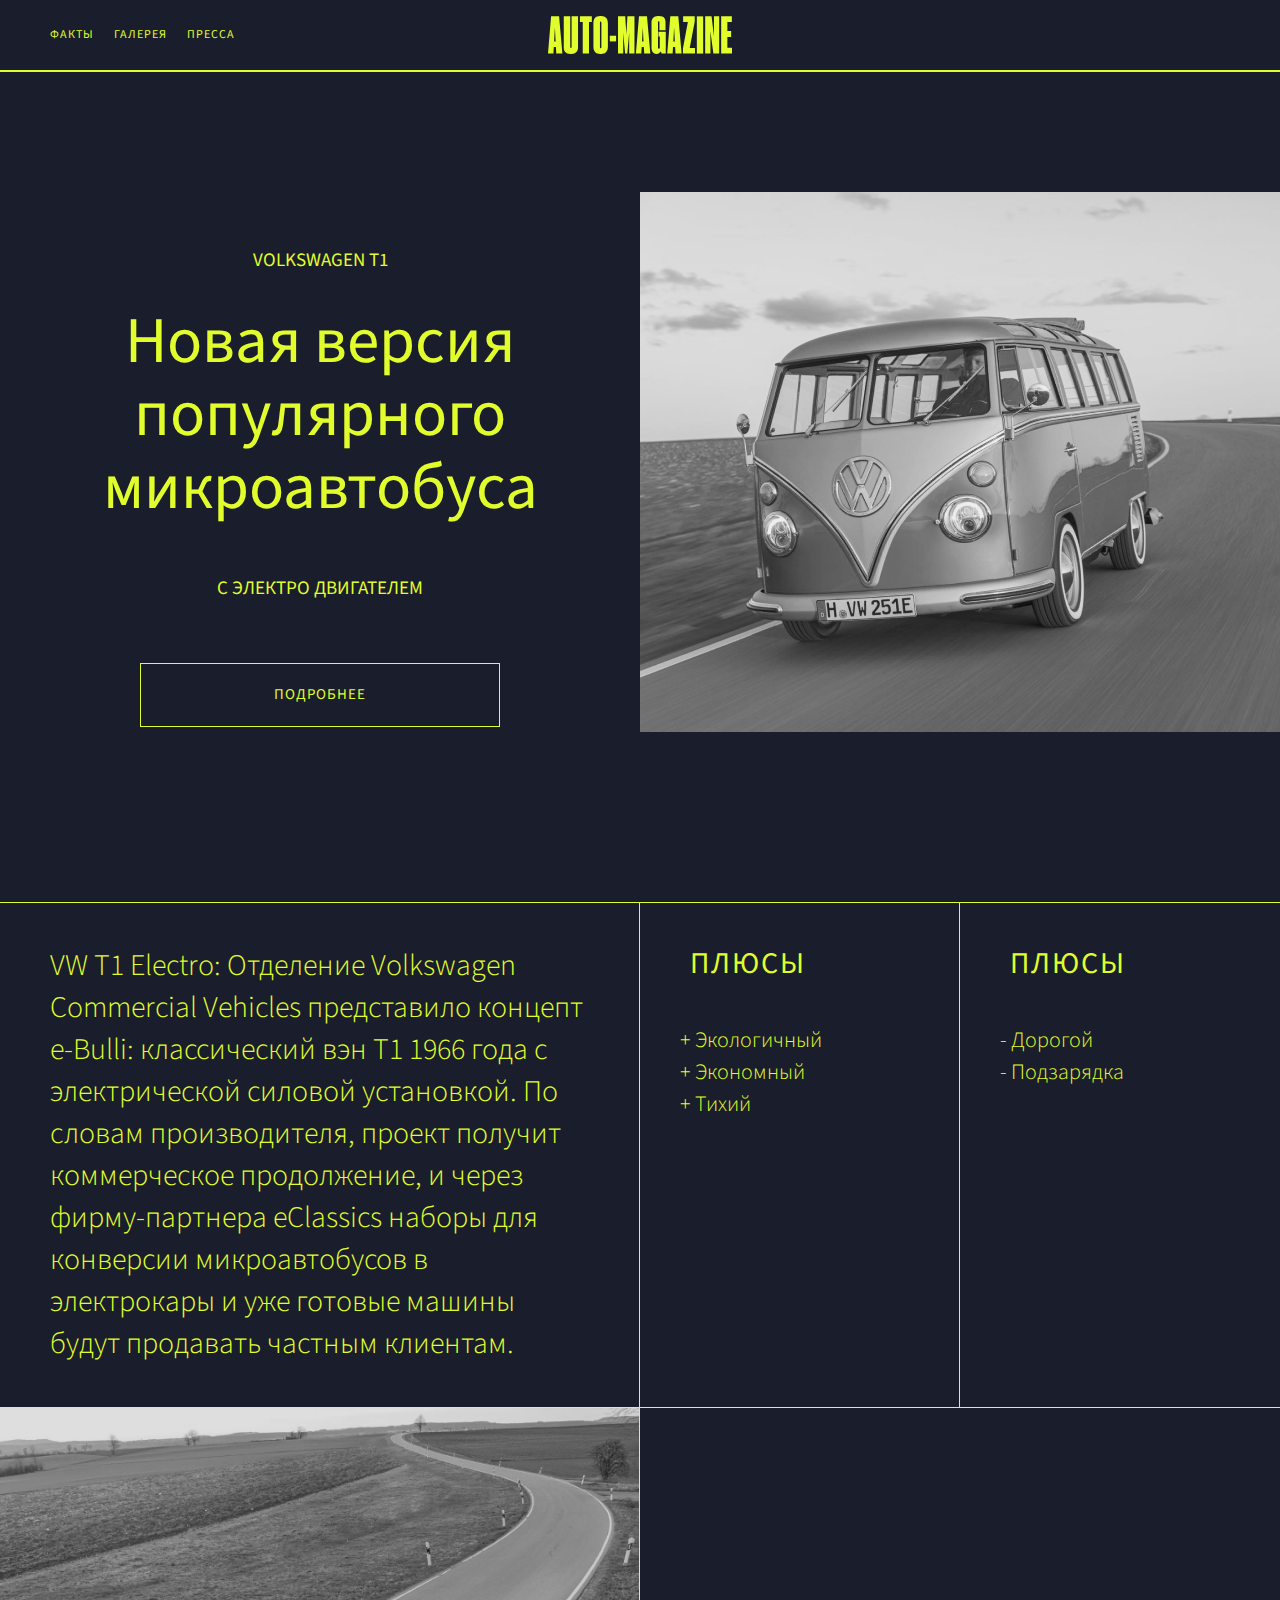
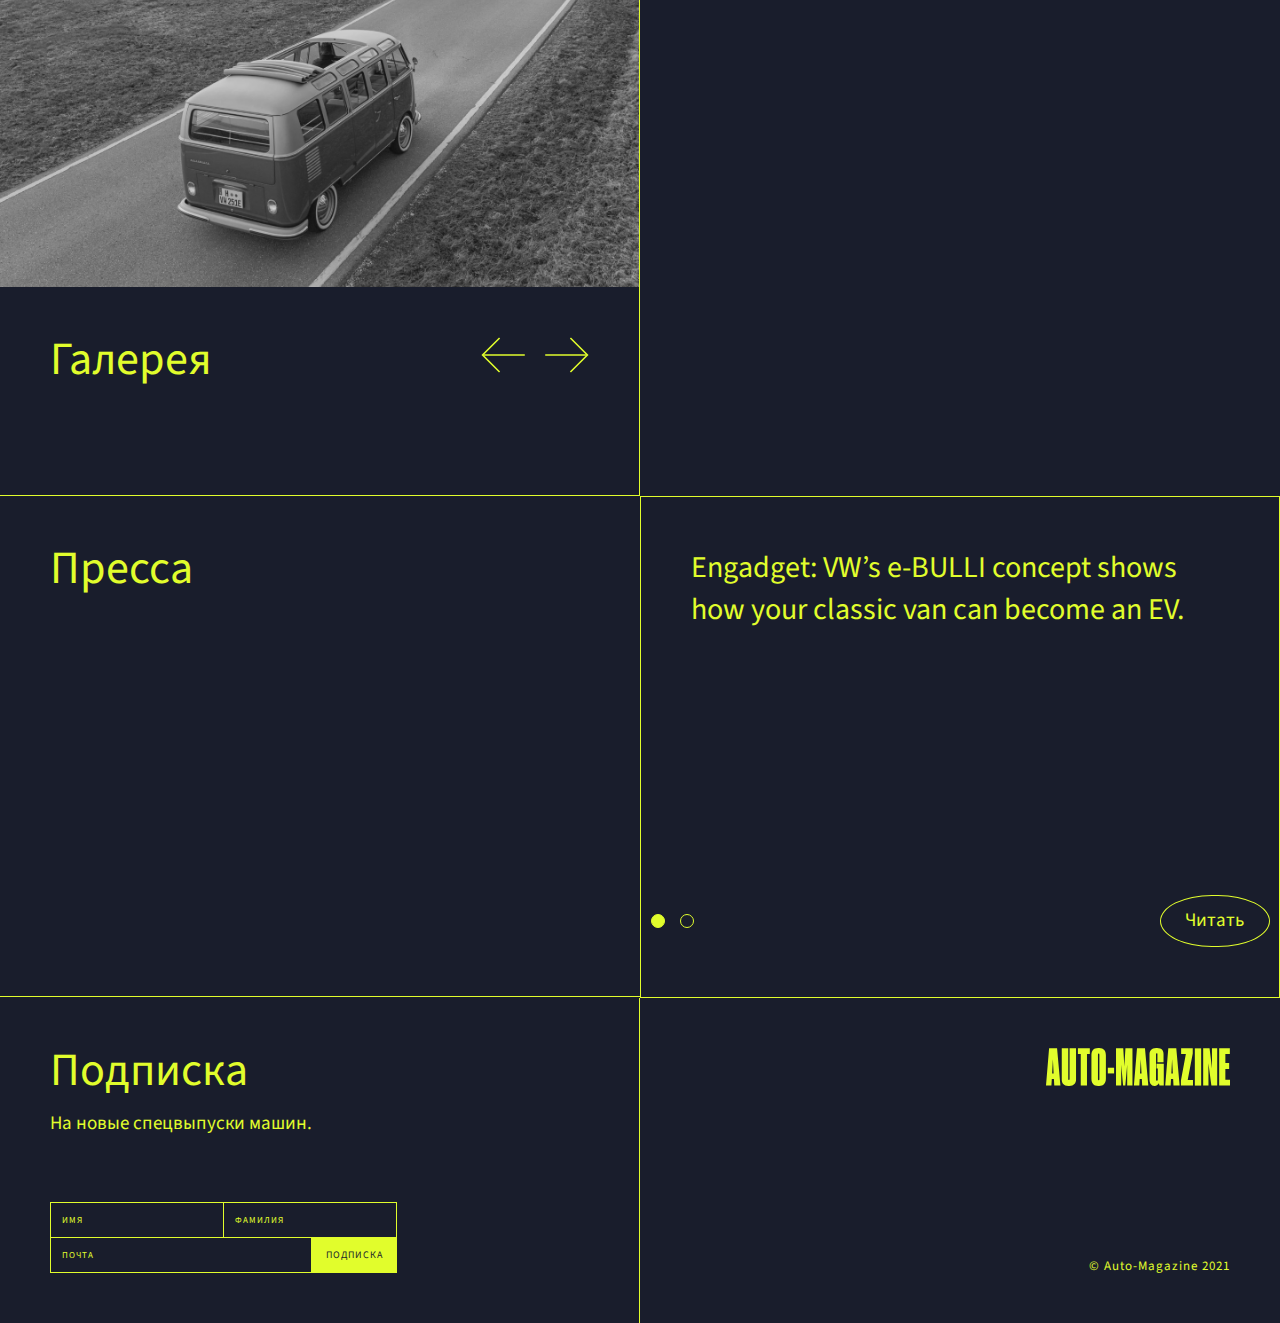
<file: Desktop/autoMagazine/index.html>
<!DOCTYPE html>
<html lang="ru">
<head>
  <meta charset="UTF-8">
  <meta http-equiv="X-UA-Compatible" content="IE=edge">
  <meta name="viewport" content="width=device-width, initial-scale=1.0">
  <link href="https://fonts.googleapis.com/css2?family=Source+Sans+Pro:wght@300;400&display=swap" rel="stylesheet">
  <link rel="stylesheet" href="./style/style.css">
  <title>autoStore</title>
</head>
<body>
  <div class="page">
    <header class="header">
      <nav class="header__links">
        <a href="#" class="header__link">Факты</a>
        <a href="#" class="header__link">ГАЛЕРЕЯ</a>
        <a href="#" class="header__link">ПРЕССА</a>
      </nav>
      <img src="./images/logo/logo.svg" alt="логотип" class="header__logo">
      <button type="button" class="header__brg-menu"></button>
    </header>

    <main class="main">
      <section class="intro">
        <div class="intro__block-text">
          <p class="intro__upper-title">volkswagen T1</p>
          <h1 class="intro__title">Новая версия популярного микроавтобуса</h1>
          <p class="intro__paragraph">С ЭЛЕКТРО ДВИГАТЕЛЕМ</p>
          <button type="button" class="intro__button">Подробнее</button>
        </div>
        <div class="intro__background"></div>
      </section>

      <section class="main-text">
        <div class="main-text__paragraph-block">
          <p class="main-text__paragraph">VW T1 Electro: Отделение Volkswagen Commercial Vehicles представило концепт e-Bulli: классический вэн T1 1966 года 
            с электрической силовой установкой. 
            По словам производителя, проект получит коммерческое продолжение, и через фирму-партнера eClassics наборы для конверсии микроавтобусов в электрокары 
            и уже готовые машины будут продавать частным клиентам.</p>
        </div>
        <div class="main-text__pluses-block">
          <h2 class="main-text__title">ПЛЮСЫ</h2>
          <ul>
            <li class="main-text__plus">+ Экологичный</li>
            <li class="main-text__plus">+ Экономный</li>
            <li class="main-text__plus">+ Тихий</li>
          </ul>
        </div>
        <div class="main-text__minuses-block">
          <h2 class="main-text__title">ПЛЮСЫ</h2>
          <ul>
            <li class="main-text__minuse">- Дорогой</li>
            <li class="main-text__minuse">- Подзарядка</li>
          </ul>
        </div>
      </section>

      <section class="content">
        <div class="content__gallery">
          <div class="content__gallery-container">
            <div class="content__gallery-line">
              <img src="./images/carRacing.png" alt="" class="content__gallery-image">
              <img src="./images/intoTheCar.png" alt="" class="content__gallery-image">
              <img src="./images/FrontIntroTheCar.png" alt="" class="content__gallery-image">
            </div>
          </div>
          <div class="content__gallery-block">
            <h3 class="content__gallery-title">Галерея</h3>
            <div class="content__galley-container">
              <button class="content__gallery-button content__gallery-button_back"><img src="./images/logo/arrow.svg" alt="стрелка назад"></button>
              <button class="content__gallery-button content__gallery-button_forward"><img src="./images/logo/arrowForward.svg" alt="стреклка вперед"></button>
            </div>
          </div>
        </div>

        <div class="content__nothing"></div>

        <div class="content__media">
          <h3 class="content__media-title">Пресса</h3>
        </div>

        <div class="content__read">
          <div class="content__read-text">
            <div class="content__read-line">
                <p class="content__read-paragraph">Engadget: VW’s e-BULLI concept shows how your classic van can become an EV.</p> 
                <p class="content__read-paragraph content__read-paragraph_disabled">Drive.ru: Вэн Volkswagen e-Bulli скрестил классику с современной техникой.</p>
            </div>
          </div>
          <div class="content__read-bottom">
            <div class="content__read-dots">
              <div class="content__read-dot content__read-dot_active"></div>
              <div class="content__read-dot"></div>
            </div>
            <button class="content__read-button">Читать</button>
          </div>
        </div>
      </section>
    </main>

    <footer class="footer">
      <div class="footer__subscribe">
        <h2 class="footer__title">Подписка</h2>
        <p class="footer__text">На новые спецвыпуски машин.</p>
        <div class="footer__button-block">
          <div class="footer__block-upper">
            <input type="text" class="footer__name" value="Имя">
            <input type="text" class="footer__surname" value="Фамилия">
          </div>
          <div class="footer__bottom-block">
            <input type="mail" class="footer__mail" value="Почта">
            <button class="footer__button">Подписка</button>
          </div>
        </div>
      </div>
      <div class="footer__second-block">
        <img src="./images/logo/logo.svg" alt="подвал логотип" class="footer__logo">
        <p class="footer__paragraph">© Auto-Magazine 2021</p>
      </div>
    </footer>
  </div>
  <script src="./js/brgMenu.js"></script>
  <script src="./js/sliderCar.js"></script>
  <script src="./js/readText.js"></script>
</body>
</html>
</file>
<file: Desktop/autoMagazine/style/style.css>
@import '../vendor/normalize.css';
.page {
  width: 100%;
  background-color: #191D2C;
}

.header {
  width: 100%;
  max-width: 1440px;
  height: 70px;
  display: flex;
  position: relative;
  align-items: center;
  border-bottom: 2px solid #E1FD2C;
}
.header__links {
  display: flex;
  margin-left: 50px;
  transition: 0.3s linear;
}
@media screen and (max-width: 1000px) {
  .header__links {
    opacity: 0;
    overflow: hidden;
  }
  .header__links_active {
    opacity: 1;
    overflow: visible;
  }
}
.header__link {
  text-decoration: none;
  font-family: "Source Sans Pro", "Arial", sans-serif;
  font-style: normal;
  font-weight: 400;
  font-size: 12px;
  letter-spacing: 1px;
  text-transform: uppercase;
  color: #E1FD2C;
  margin-right: 20px;
  transition: opacity 0.2s linear;
}
.header__link:last-child {
  margin-right: 0;
}
.header__link:hover {
  opacity: 0.6;
}
.header__logo {
  position: absolute;
  width: 184px;
  height: 38px;
  left: 50%;
  transform: translateX(-50%);
  opacity: 1;
  overflow: visible;
  transition: 0.3s linear;
}
@media screen and (max-width: 550px) {
  .header__logo {
    width: 100px;
    height: 20px;
  }
}
.header__logo_disabled {
  opacity: 0;
  overflow: hidden;
}
.header__brg-menu {
  padding: 0;
  border: none;
  font: inherit;
  color: inherit;
  background-color: transparent;
  cursor: pointer;
  position: absolute;
  right: 34px;
  width: 32px;
  height: 20px;
  border-bottom: 2px solid #E1FD2C;
  top: 20px;
  display: none;
}
@media screen and (max-width: 950px) {
  .header__brg-menu {
    display: flex;
  }
}
.header__brg-menu_active {
  border-bottom: none;
}
.header__brg-menu::before {
  content: "";
  display: block;
  width: 32px;
  border-bottom: 2px solid #E1FD2C;
  position: absolute;
  top: 30px;
  transition: 0.3s linear;
}
.header__brg-menu::after {
  content: "";
  display: block;
  width: 32px;
  border-bottom: 2px solid #E1FD2C;
  position: absolute;
  top: 5px;
  transition: 0.3s linear;
}
.header__brg-menu_active::before {
  transition: 0.3s linear;
  content: "";
  display: block;
  width: 32px;
  border-bottom: 2px solid #E1FD2C;
  position: absolute;
  top: 18px;
  transform: rotate(45deg);
}
.header__brg-menu_active::after {
  transition: 0.3s linear;
  content: "";
  display: block;
  width: 32px;
  border-bottom: 2px solid #E1FD2C;
  position: absolute;
  top: 18px;
  transform: rotate(-45deg);
}

.intro {
  display: grid;
  position: relative;
  grid-template-columns: repeat(2, 1fr);
  min-height: calc(100vh - 70px);
}
@media screen and (max-width: 1100px) {
  .intro {
    max-width: 1100px;
    margin: 0 auto;
    display: flex;
    flex-direction: column;
    align-items: center;
    padding: 100px 34px 264px;
  }
}
@media screen and (max-width: 550px) {
  .intro {
    padding: 40px 20px;
  }
}
.intro__block-text {
  max-width: 560px;
  display: flex;
  flex-direction: column;
  justify-content: center;
  margin: 0 80px;
}
@media screen and (max-width: 1100px) {
  .intro__block-text {
    margin: 0;
  }
}
.intro__upper-title {
  margin: 0;
  font-family: "Source Sans Pro", "Arial", sans-serif;
  font-style: normal;
  font-weight: 400;
  font-size: 19px;
  line-height: 28px;
  text-align: center;
  text-transform: uppercase;
  color: #E1FD2C;
}
@media screen and (max-width: 550px) {
  .intro__upper-title {
    font-size: 11px;
    line-height: 14px;
  }
}
.intro__title {
  margin: 0;
  font-family: "Source Sans Pro", "Arial", sans-serif;
  font-style: normal;
  font-weight: 400;
  font-size: 65px;
  line-height: 73px;
  text-align: center;
  color: #E1FD2C;
  margin-top: 30px;
}
@media screen and (max-width: 550px) {
  .intro__title {
    font-size: 38px;
    line-height: 50px;
    margin-top: 36px;
  }
}
.intro__paragraph {
  margin: 0;
  font-family: "Source Sans Pro", "Arial", sans-serif;
  font-style: normal;
  font-weight: 400;
  font-size: 19px;
  line-height: 28px;
  text-align: center;
  text-transform: uppercase;
  color: #E1FD2C;
  margin-top: 51px;
}
@media screen and (max-width: 550px) {
  .intro__paragraph {
    font-size: 11px;
    line-height: 14px;
    margin-top: 30px;
  }
}
.intro__button {
  padding: 0;
  border: none;
  font: inherit;
  color: inherit;
  background-color: transparent;
  cursor: pointer;
  max-width: 560px;
  width: 360px;
  height: 64px;
  border: 1px solid #E1FD2C;
  /* text */
  font-family: "Source Sans Pro", "Arial", sans-serif;
  font-style: normal;
  font-weight: 400;
  font-size: 15px;
  line-height: 60px;
  text-align: center;
  letter-spacing: 1px;
  text-transform: uppercase;
  color: #E1FD2C;
  margin: 60px auto 0;
  transition: background-color, color 0.3s linear;
}
.intro__button:hover {
  background-color: #E1FD2C;
  color: #191D2C;
}
@media screen and (max-width: 1100px) {
  .intro__button {
    position: absolute;
    bottom: 100px;
    left: 50%;
    transform: translateX(-50%);
    margin: 0;
  }
}
@media screen and (max-width: 550px) {
  .intro__button {
    width: 280px;
    height: 64px;
    bottom: 60px;
  }
}
.intro__background {
  background-image: url("../images/car.png");
  background-repeat: no-repeat;
  background-position: center;
  background-size: cover;
  max-width: 720px;
  height: 540px;
  margin-top: 120px;
}
@media screen and (max-width: 1100px) {
  .intro__background {
    max-width: 700px;
    width: 100%;
    margin-top: 100px;
  }
}
@media screen and (max-width: 550px) {
  .intro__background {
    max-width: 280px;
    height: 202px;
    margin-top: 60px;
  }
}

.main-text {
  display: grid;
  grid-template-columns: 2fr repeat(2, 1fr);
}
@media screen and (max-width: 1100px) {
  .main-text {
    grid-template-columns: none;
    grid-template-areas: "A A A A  A A A A  A A A A" "B B B B  B B C C  C C C C" "B B B B  B B C C  C C C C";
  }
}
@media screen and (max-width: 550px) {
  .main-text {
    grid-template-areas: none;
    display: flex;
    flex-direction: column;
  }
}
.main-text__paragraph-block {
  border-top: 1px solid #E1FD2C;
  border-right: 1px solid #E1FD2C;
  border-bottom: 1px solid #E1FD2C;
}
@media screen and (max-width: 1100px) {
  .main-text__paragraph-block {
    grid-area: A;
    padding: 0 50px;
  }
}
@media screen and (max-width: 550px) {
  .main-text__paragraph-block {
    grid-area: none;
    padding: 0 20px;
  }
}
.main-text__paragraph {
  margin: 42px 50px;
  font-family: "Source Sans Pro", "Arial", sans-serif;
  font-style: normal;
  font-weight: 300;
  font-size: 30px;
  line-height: 42px;
  color: #E1FD2C;
}
@media screen and (max-width: 1100px) {
  .main-text__paragraph {
    max-width: 688px;
    margin: 42px auto;
  }
}
@media screen and (max-width: 550px) {
  .main-text__paragraph {
    margin: 20px auto;
    font-size: 16px;
    line-height: 27px;
  }
}
.main-text__pluses-block {
  border-top: 1px solid #E1FD2C;
  border-right: 1px solid #E1FD2C;
  border-bottom: 1px solid #E1FD2C;
}
@media screen and (max-width: 1100px) {
  .main-text__pluses-block {
    grid-area: B;
    height: 506px;
  }
}
@media screen and (max-width: 550px) {
  .main-text__pluses-block {
    height: 166px;
    grid-area: none;
  }
}
.main-text__title {
  margin: 42px 50px;
  font-family: "Source Sans Pro", "Arial", sans-serif;
  font-style: normal;
  font-weight: 400;
  font-size: 30px;
  line-height: 37px;
  letter-spacing: 2px;
  color: #E1FD2C;
}
@media screen and (max-width: 550px) {
  .main-text__title {
    margin: 20px 0 30px 20px;
    font-size: 22px;
    line-height: 22px;
  }
}
.main-text__plus {
  font-family: "Source Sans Pro", "Arial", sans-serif;
  font-style: normal;
  font-weight: 300;
  font-size: 22px;
  line-height: 32px;
  color: #E1FD2C;
  list-style: none;
}
@media screen and (max-width: 550px) {
  .main-text__plus {
    font-size: 16px;
    line-height: 20px;
    margin-left: 20px;
    margin-bottom: 6px;
  }
  .main-text__plus:last-child {
    margin-bottom: 0;
  }
}
.main-text__minuses-block {
  border-top: 1px solid #E1FD2C;
  border-bottom: 1px solid #E1FD2C;
}
@media screen and (max-width: 1100px) {
  .main-text__minuses-block {
    grid-area: C;
    height: 506px;
  }
}
@media screen and (max-width: 550px) {
  .main-text__minuses-block {
    height: 166px;
    grid-area: none;
  }
}
.main-text__minuse {
  font-family: "Source Sans Pro", "Arial", sans-serif;
  font-style: normal;
  font-weight: 300;
  font-size: 22px;
  line-height: 32px;
  color: #E1FD2C;
  list-style: none;
}
@media screen and (max-width: 550px) {
  .main-text__minuse {
    font-size: 16px;
    line-height: 20px;
    margin-left: 20px;
    margin-bottom: 6px;
  }
  .main-text__minuse:last-child {
    margin-bottom: 0;
  }
}

.content {
  display: grid;
  grid-template-columns: repeat(2, 1fr);
}
@media screen and (max-width: 1100px) {
  .content {
    grid-template-columns: 1fr;
  }
}
.content__gallery {
  border-right: 1px solid #E1FD2C;
  border-bottom: 1px solid #E1FD2C;
  height: 687px;
}
@media screen and (max-width: 1100px) {
  .content__gallery {
    height: 691px;
    border-bottom: none;
  }
}
@media screen and (max-width: 550px) {
  .content__gallery {
    height: 320px;
  }
}
.content__gallery-container {
  max-width: 720px;
  overflow: hidden;
}
@media screen and (max-width: 1100px) {
  .content__gallery-container {
    margin: 0 auto;
    margin: 34px 34px 50px 34px;
  }
}
@media screen and (max-width: 550px) {
  .content__gallery-container {
    margin: 20px 20px 50px 20px;
    max-width: 270px;
  }
}
.content__gallery-line {
  display: flex;
  transition: all 0.3s ease-in-out;
}
.content__gallery-image {
  width: 100%;
  height: auto;
}
@media screen and (max-width: 550px) {
  .content__gallery-image {
    max-width: 280px;
    width: 100%;
    height: 204px;
  }
}
.content__gallery-block {
  display: flex;
  justify-content: space-between;
  margin: 50px;
}
@media screen and (max-width: 1100px) {
  .content__gallery-block {
    margin: 0 50px 50px 50px;
  }
}
@media screen and (max-width: 550px) {
  .content__gallery-block {
    margin: 0 20px 20px 20px;
  }
}
.content__gallery-title {
  margin: 0;
  font-family: "Source Sans Pro", "Arial", sans-serif;
  font-style: normal;
  font-weight: 400;
  font-size: 46px;
  line-height: 46px;
  color: #E1FD2C;
}
@media screen and (max-width: 550px) {
  .content__gallery-title {
    font-size: 26px;
    line-height: 26px;
  }
}
.content__gallery-button {
  padding: 0;
  border: none;
  font: inherit;
  color: inherit;
  background-color: transparent;
  cursor: pointer;
  transition: opacity 0.2s linear;
}
.content__gallery-button_back {
  margin-right: 16px;
}
.content__gallery-button:hover {
  opacity: 0.6;
}
@media screen and (max-width: 550px) {
  .content__gallery-button img {
    width: 24px;
    height: 20px;
  }
}
.content__nothing {
  height: 687px;
}
@media screen and (max-width: 1100px) {
  .content__nothing {
    display: none;
  }
}
.content__media {
  border-bottom: 1px solid #E1FD2C;
  height: 500px;
}
@media screen and (max-width: 1100px) {
  .content__media {
    display: none;
  }
}
.content__media-title {
  margin: 0;
  font-family: "Source Sans Pro", "Arial", sans-serif;
  font-style: normal;
  font-weight: 400;
  font-size: 46px;
  line-height: 46px;
  color: #E1FD2C;
  margin: 50px 0 0 50px;
}
.content__read {
  border: 1px solid #E1FD2C;
  height: 500px;
  display: flex;
  flex-direction: column;
  justify-content: space-between;
  align-items: center;
}
@media screen and (max-width: 1100px) {
  .content__read {
    padding: 0 50px;
  }
}
@media screen and (max-width: 550px) {
  .content__read {
    height: 287px;
    padding: 0 20px;
  }
}
.content__read-text {
  max-width: 668px;
  margin: 50px auto;
  padding: 0 50px;
  overflow: hidden;
}
@media screen and (max-width: 550px) {
  .content__read-text {
    margin: 20px auto;
    padding: 0;
  }
}
.content__read-line {
  display: flex;
}
.content__read-paragraph {
  margin: 0;
  font-family: "Source Sans Pro", "Arial", sans-serif;
  font-style: normal;
  font-weight: 400;
  font-size: 30px;
  line-height: 42px;
  color: #E1FD2C;
}
.content__read-paragraph_disabled {
  display: none;
}
@media screen and (max-width: 550px) {
  .content__read-paragraph {
    font-size: 16px;
    line-height: 27px;
  }
}
.content__read-bottom {
  max-width: 619px;
  width: 100%;
  display: flex;
  justify-content: space-between;
  align-items: center;
  margin: 0 50px 50px 50px;
}
@media screen and (max-width: 1100px) {
  .content__read-bottom {
    max-width: 619px;
  }
}
@media screen and (max-width: 550px) {
  .content__read-bottom {
    margin: 0 20px 20px 20px;
  }
}
.content__read-dots {
  display: flex;
}
.content__read-dot {
  border: 1px solid #E1FD2C;
  border-radius: 999px;
  width: 12px;
  height: 12px;
  transition: 0.2s linear;
}
.content__read-dot:first-child {
  margin-right: 15px;
}
.content__read-dot_active {
  background-color: #E1FD2C;
}
.content__read-button {
  padding: 0;
  border: none;
  font: inherit;
  color: inherit;
  background-color: transparent;
  cursor: pointer;
  border: 1px solid #E1FD2C;
  border-radius: 100px/50px;
  width: 110px;
  height: 52px;
  /* text */
  font-family: "Source Sans Pro", "Arial", sans-serif;
  font-style: normal;
  font-weight: 400;
  font-size: 19px;
  line-height: 28px;
  text-align: center;
  color: #E1FD2C;
  transition: background-color, color 0.3s linear;
}
.content__read-button:hover {
  background-color: #E1FD2C;
  color: #191D2C;
}
@media screen and (max-width: 1100px) {
  .content__read-button {
    width: 88px;
    height: 42px;
  }
}

.footer {
  display: grid;
  grid-template-columns: repeat(2, 1fr);
}
.footer__subscribe {
  max-width: 721px;
  border-right: 1px solid #E1FD2C;
  padding: 50px;
}
@media screen and (max-width: 1100px) {
  .footer__subscribe {
    border-right: none;
  }
}
.footer__title {
  margin: 0;
  display: flex;
  font-family: "Source Sans Pro", "Arial", sans-serif;
  font-style: normal;
  font-weight: 400;
  font-size: 46px;
  line-height: 46px;
  color: #E1FD2C;
}
.footer__text {
  margin: 0;
  font-family: "Source Sans Pro", "Arial", sans-serif;
  font-style: normal;
  font-weight: 400;
  font-size: 19px;
  line-height: 28px;
  color: #E1FD2C;
  margin-top: 16px;
}
.footer__button-block {
  margin-top: 64px;
}
.footer__block-upper {
  display: flex;
}
.footer__name {
  margin: 0;
  border: none;
  background-image: none;
  background-color: transparent;
  -webkit-box-shadow: none;
  -moz-box-shadow: none;
  box-shadow: none;
  margin: 0;
  font-family: "Source Sans Pro";
  font-style: normal;
  font-weight: 400;
  font-size: 9px;
  line-height: 18px;
  letter-spacing: 1px;
  text-transform: uppercase;
  color: #E1FD2C;
  border: 1px solid #E1FD2C;
  width: 159px;
  height: 32px;
  padding-left: 11px;
}
.footer__surname {
  border: none;
  background-image: none;
  background-color: transparent;
  -webkit-box-shadow: none;
  -moz-box-shadow: none;
  box-shadow: none;
  margin: 0;
  font-family: "Source Sans Pro";
  font-style: normal;
  font-weight: 400;
  font-size: 9px;
  line-height: 18px;
  letter-spacing: 1px;
  text-transform: uppercase;
  color: #E1FD2C;
  border: 1px solid #E1FD2C;
  width: 159px;
  height: 32px;
  border-left: 0;
  padding-left: 11px;
}
.footer__bottom-block {
  display: flex;
}
.footer__mail {
  border: none;
  background-image: none;
  background-color: transparent;
  -webkit-box-shadow: none;
  -moz-box-shadow: none;
  box-shadow: none;
  margin: 0;
  font-family: "Source Sans Pro";
  font-style: normal;
  font-weight: 400;
  font-size: 9px;
  line-height: 18px;
  letter-spacing: 1px;
  text-transform: uppercase;
  color: #E1FD2C;
  border: 1px solid #E1FD2C;
  border-top: none;
  width: 247px;
  height: 32px;
  padding-left: 11px;
}
.footer__button {
  padding: 0;
  border: none;
  font: inherit;
  color: inherit;
  background-color: transparent;
  cursor: pointer;
  width: 85px;
  height: 35px;
  background-color: #E1FD2C;
  color: #191D2C;
  /* text */
  font-family: "Source Sans Pro", "Arial", sans-serif;
  font-style: normal;
  font-weight: 400;
  font-size: 10px;
  line-height: 13px;
  text-align: center;
  letter-spacing: 1px;
  text-transform: uppercase;
  color: #191D2C;
}
.footer__second-block {
  max-width: 720px;
  display: flex;
  flex-direction: column;
  align-items: flex-end;
  justify-content: space-between;
  padding: 50px;
}
.footer__paragraph {
  margin: 0;
  font-family: "Source Sans Pro", "Arial", sans-serif;
  font-style: normal;
  font-weight: 400;
  font-size: 13px;
  line-height: 13px;
  text-align: right;
  letter-spacing: 1px;
  color: #E1FD2C;
  max-width: 145px;
}

/*# sourceMappingURL=style.css.map */
</file>
